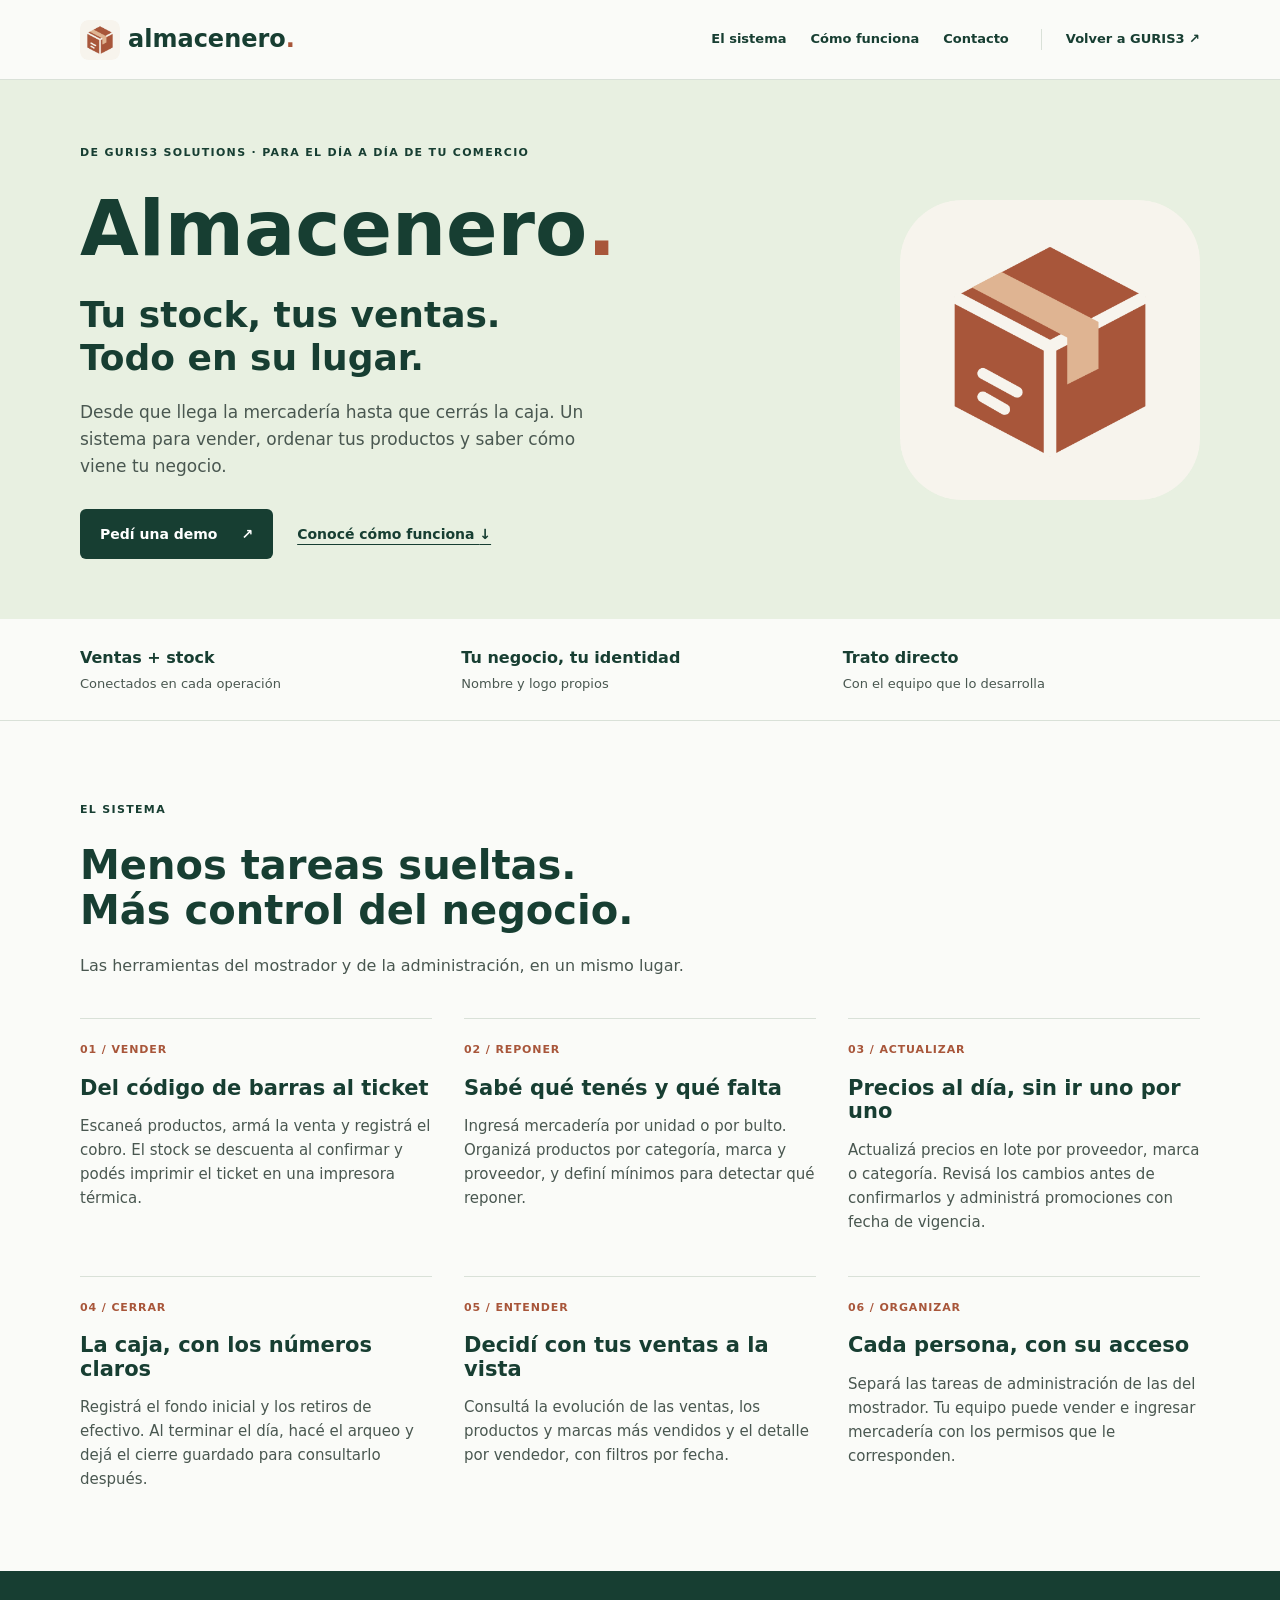
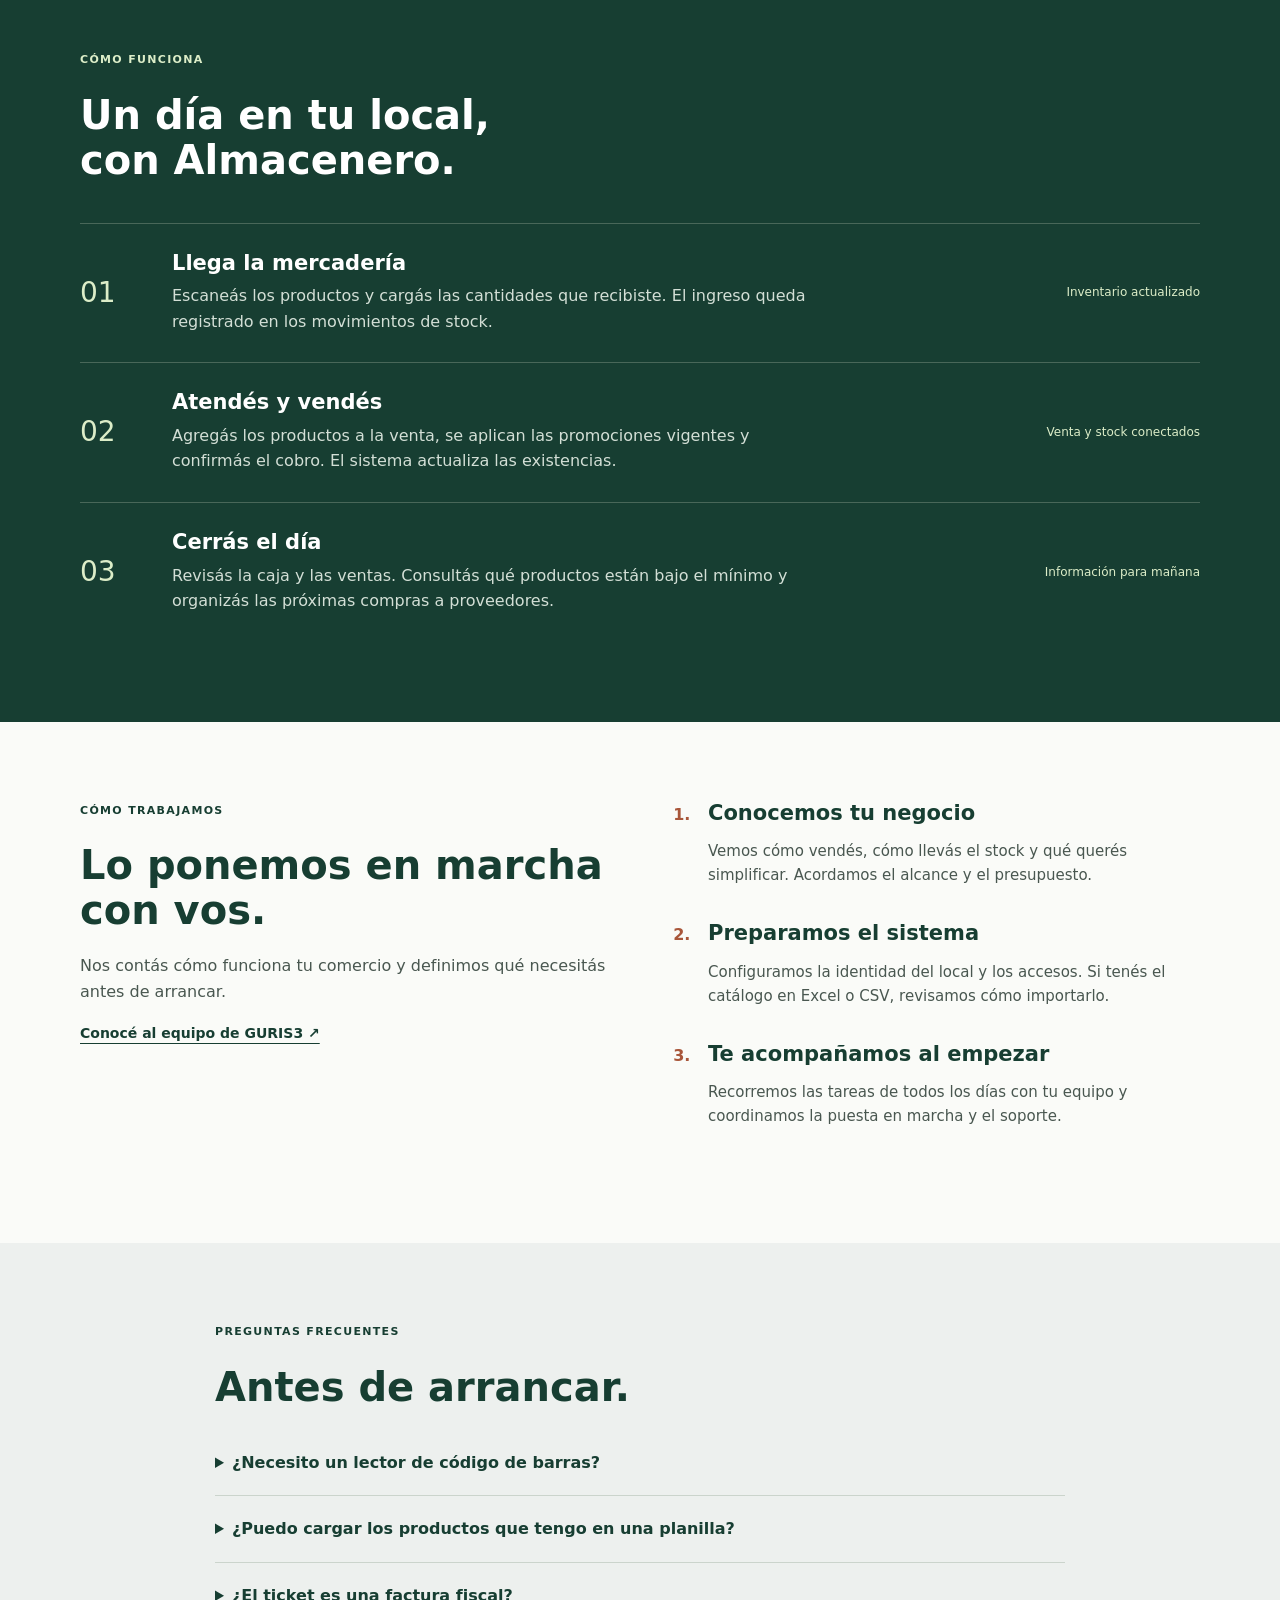
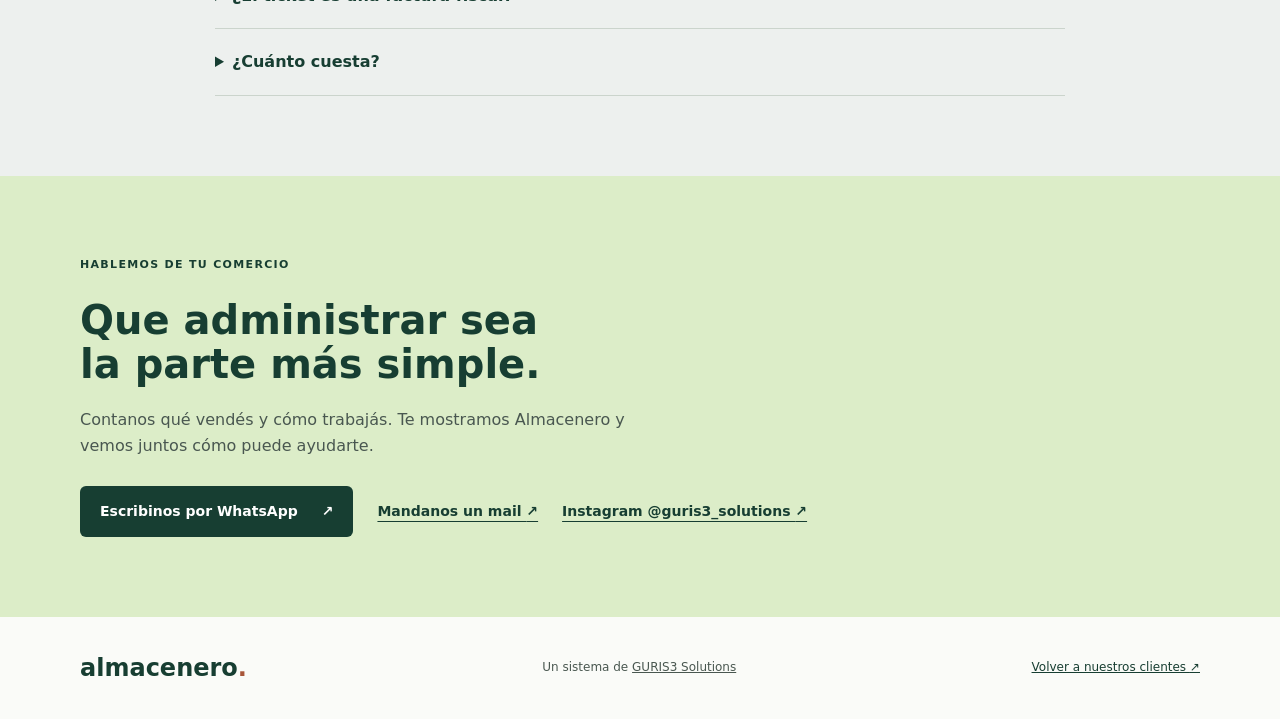
<file: almacenero.html>
<!doctype html>
<html lang="es-AR">
<head>
  <meta charset="utf-8">
  <meta name="viewport" content="width=device-width,initial-scale=1">
  <title>Almacenero | Stock y ventas para tu comercio</title>
  <meta name="description" content="Conocé Almacenero: ventas con código de barras, control de stock, precios, caja y reportes para tu comercio. Un sistema de GURIS3 Solutions.">
  <link rel="icon" href="assets/clientes/almacenero.png">
  <link rel="stylesheet" href="almacenero.css">
</head>
<body>
  <header class="topbar">
    <a class="brand" href="#inicio"><img src="assets/clientes/almacenero.png" width="40" height="40" alt="">almacenero<span>.</span></a>
    <nav aria-label="Principal"><a href="#funciones">El sistema</a><a href="#como-funciona">Cómo funciona</a><a href="#contacto">Contacto</a></nav>
    <a class="back" href="index.html#clientes">Volver a GURIS3 <span aria-hidden="true">↗</span></a>
  </header>
  <main>
    <section class="hero" id="inicio">
      <div class="wrap">
        <p class="eyebrow">De GURIS3 Solutions · Para el día a día de tu comercio</p>
        <h1>Almacenero<span>.</span></h1>
        <p class="hero-lead">Tu stock, tus ventas.<br>Todo en su lugar.</p>
        <p class="intro">Desde que llega la mercadería hasta que cerrás la caja. Un sistema para vender, ordenar tus productos y saber cómo viene tu negocio.</p>
        <div class="actions"><a class="btn" href="https://wa.me/5493489480503?text=Hola%2C%20quiero%20conocer%20Almacenero%20y%20pedir%20una%20demo" target="_blank" rel="noopener">Pedí una demo <span aria-hidden="true">↗</span></a><a class="simple-link" href="#como-funciona">Conocé cómo funciona <span aria-hidden="true">↓</span></a></div>
      </div>
    </section>
    <div class="facts"><div class="wrap"><p><strong>Ventas + stock</strong>Conectados en cada operación</p><p><strong>Tu negocio, tu identidad</strong>Nombre y logo propios</p><p><strong>Trato directo</strong>Con el equipo que lo desarrolla</p></div></div>

    <section class="wrap section" id="funciones">
      <div class="section-heading"><p class="eyebrow">El sistema</p><h2>Menos tareas sueltas.<br>Más control del negocio.</h2><p>Las herramientas del mostrador y de la administración, en un mismo lugar.</p></div>
      <div class="features">
        <article><span class="number">01 / VENDER</span><h3>Del código de barras al ticket</h3><p>Escaneá productos, armá la venta y registrá el cobro. El stock se descuenta al confirmar y podés imprimir el ticket en una impresora térmica.</p></article>
        <article><span class="number">02 / REPONER</span><h3>Sabé qué tenés y qué falta</h3><p>Ingresá mercadería por unidad o por bulto. Organizá productos por categoría, marca y proveedor, y definí mínimos para detectar qué reponer.</p></article>
        <article><span class="number">03 / ACTUALIZAR</span><h3>Precios al día, sin ir uno por uno</h3><p>Actualizá precios en lote por proveedor, marca o categoría. Revisá los cambios antes de confirmarlos y administrá promociones con fecha de vigencia.</p></article>
        <article><span class="number">04 / CERRAR</span><h3>La caja, con los números claros</h3><p>Registrá el fondo inicial y los retiros de efectivo. Al terminar el día, hacé el arqueo y dejá el cierre guardado para consultarlo después.</p></article>
        <article><span class="number">05 / ENTENDER</span><h3>Decidí con tus ventas a la vista</h3><p>Consultá la evolución de las ventas, los productos y marcas más vendidos y el detalle por vendedor, con filtros por fecha.</p></article>
        <article><span class="number">06 / ORGANIZAR</span><h3>Cada persona, con su acceso</h3><p>Separá las tareas de administración de las del mostrador. Tu equipo puede vender e ingresar mercadería con los permisos que le corresponden.</p></article>
      </div>
    </section>

    <section class="workflow section" id="como-funciona"><div class="wrap">
      <div class="section-heading"><p class="eyebrow">Cómo funciona</p><h2>Un día en tu local,<br>con Almacenero.</h2></div>
      <ol class="steps">
        <li><span>01</span><div><h3>Llega la mercadería</h3><p>Escaneás los productos y cargás las cantidades que recibiste. El ingreso queda registrado en los movimientos de stock.</p></div><small>Inventario actualizado</small></li>
        <li><span>02</span><div><h3>Atendés y vendés</h3><p>Agregás los productos a la venta, se aplican las promociones vigentes y confirmás el cobro. El sistema actualiza las existencias.</p></div><small>Venta y stock conectados</small></li>
        <li><span>03</span><div><h3>Cerrás el día</h3><p>Revisás la caja y las ventas. Consultás qué productos están bajo el mínimo y organizás las próximas compras a proveedores.</p></div><small>Información para mañana</small></li>
      </ol>
    </div></section>

    <section class="wrap section setup" id="puesta-en-marcha">
      <div class="section-heading"><p class="eyebrow">Cómo trabajamos</p><h2>Lo ponemos en marcha<br>con vos.</h2><p>Nos contás cómo funciona tu comercio y definimos qué necesitás antes de arrancar.</p><a class="simple-link" href="index.html#equipo">Conocé al equipo de GURIS3 <span aria-hidden="true">↗</span></a></div>
      <ol class="onboarding"><li><h3>Conocemos tu negocio</h3><p>Vemos cómo vendés, cómo llevás el stock y qué querés simplificar. Acordamos el alcance y el presupuesto.</p></li><li><h3>Preparamos el sistema</h3><p>Configuramos la identidad del local y los accesos. Si tenés el catálogo en Excel o CSV, revisamos cómo importarlo.</p></li><li><h3>Te acompañamos al empezar</h3><p>Recorremos las tareas de todos los días con tu equipo y coordinamos la puesta en marcha y el soporte.</p></li></ol>
    </section>

    <section class="faq section"><div class="wrap"><p class="eyebrow">Preguntas frecuentes</p><h2>Antes de arrancar.</h2>
      <details><summary>¿Necesito un lector de código de barras?</summary><p>Podés usar un lector USB que funcione como teclado para agilizar las ventas y el ingreso de mercadería. Revisamos con vos los equipos que ya tenés.</p></details>
      <details><summary>¿Puedo cargar los productos que tengo en una planilla?</summary><p>Sí. El sistema permite importar un catálogo desde CSV o Excel, con una previsualización para revisar los datos antes de confirmar.</p></details>
      <details><summary>¿El ticket es una factura fiscal?</summary><p>No. El sistema imprime tickets de venta no fiscales. Si necesitás facturación electrónica, lo conversamos al definir el alcance del proyecto.</p></details>
      <details><summary>¿Cuánto cuesta?</summary><p>El presupuesto depende de las herramientas y la configuración que necesite tu comercio. Escribinos para ver el sistema y definir una propuesta.</p></details>
    </div></section>

    <section class="contact section" id="contacto"><div class="wrap"><p class="eyebrow">Hablemos de tu comercio</p><h2>Que administrar sea<br>la parte más simple.</h2><p>Contanos qué vendés y cómo trabajás. Te mostramos Almacenero y vemos juntos cómo puede ayudarte.</p><div class="actions"><a class="btn" href="https://wa.me/5493489480503?text=Hola%2C%20quiero%20conocer%20Almacenero%20y%20pedir%20una%20demo" target="_blank" rel="noopener">Escribinos por WhatsApp <span aria-hidden="true">↗</span></a><a class="simple-link" href="mailto:gerooferrari@gmail.com?subject=Consulta%20sobre%20Almacenero">Mandanos un mail <span aria-hidden="true">↗</span></a><a class="simple-link" href="https://www.instagram.com/guris3_solutions/" target="_blank" rel="noopener" aria-label="Instagram de GURIS3 Solutions">Instagram @guris3_solutions <span aria-hidden="true">↗</span></a></div></div></section>
  </main>
  <footer class="wrap"><a class="brand" href="#inicio">almacenero<span>.</span></a><p>Un sistema de <a href="index.html">GURIS3 Solutions</a></p><a href="index.html#clientes">Volver a nuestros clientes <span aria-hidden="true">↗</span></a></footer>
</body>
</html>
</file>
<file: almacenero.css>
:root{--ink:#173e32;--text:#495750;--green:#dcedc8;--paper:#fafbf8;--line:#d9e1d8;--accent:#a8563a}*{box-sizing:border-box}html{scroll-behavior:smooth;scroll-padding-top:100px}body{margin:0;background:var(--paper);color:var(--ink);font:16px/1.6 system-ui,-apple-system,"Segoe UI",sans-serif}a{color:inherit}img{max-width:100%;display:block}h1,h2,h3,p{margin-top:0}h1,h2,h3{letter-spacing:0;line-height:1.12}p{color:var(--text)}.wrap{width:min(1120px,calc(100% - 48px));margin-inline:auto}.topbar{min-height:80px;padding:16px max(24px,calc((100% - 1120px)/2));display:flex;align-items:center;gap:32px;background:var(--paper);border-bottom:1px solid var(--line)}.brand{display:flex;align-items:center;gap:8px;font-size:24px;font-weight:800;text-decoration:none;white-space:nowrap}.brand span{color:var(--accent);margin-left:-8px}.brand img{border-radius:8px}.topbar nav{display:flex;gap:24px;margin-left:auto}.topbar a:not(.brand),.back{font-size:13px;font-weight:650;text-decoration:none}.back{border-left:1px solid var(--line);padding-left:24px}.hero{padding:64px 0 60px;background:#e8f0e1 url('assets/clientes/almacenero.png') no-repeat right max(24px,calc((100vw - 1120px)/2)) center;background-size:300px}.hero .wrap{position:relative}.eyebrow{font-size:11px;font-weight:750;text-transform:uppercase;letter-spacing:.12em;color:var(--ink);margin-bottom:24px}.hero h1{font-size:76px;margin-bottom:22px}.hero h1 span{color:var(--accent)}.hero-lead{color:var(--ink);font-size:36px;font-weight:650;line-height:1.2;margin-bottom:20px}.intro{max-width:540px;font-size:17px}.actions{display:flex;flex-wrap:wrap;align-items:center;gap:24px;margin-top:28px}.btn{display:inline-flex;align-items:center;justify-content:center;gap:24px;padding:14px 20px;border-radius:6px;background:var(--ink);color:#fff;text-decoration:none;font-weight:650;font-size:14px}.btn:hover{background:#285b48}.simple-link{font-weight:650;font-size:14px;text-underline-offset:5px}.facts{border-bottom:1px solid var(--line)}.facts .wrap{display:grid;grid-template-columns:repeat(3,1fr);padding-block:26px;gap:24px}.facts p{margin:0;font-size:13px}.facts strong{display:block;font-size:16px;color:var(--ink);margin-bottom:3px}.section{padding-block:80px}.section-heading{max-width:660px;margin-bottom:40px}h2{font-size:40px;margin-bottom:20px}h3{font-size:21px;margin-bottom:14px}.section-heading>p:last-child{margin-bottom:0}.features{display:grid;grid-template-columns:repeat(3,minmax(0,1fr));gap:42px 32px}.features article{border-top:1px solid var(--line);padding-top:22px}.number{display:block;color:var(--accent);font-size:11px;font-weight:750;letter-spacing:.08em;margin-bottom:18px}.features p{font-size:15px;margin:0}.workflow{background:var(--ink);color:white}.workflow .eyebrow{color:var(--green)}.steps{list-style:none;margin:0;padding:0}.steps li{display:grid;grid-template-columns:64px 1fr 210px;align-items:center;gap:28px;padding:28px 0;border-top:1px solid #496759}.steps li>span{font-size:28px;color:var(--green)}.steps h3{margin-bottom:8px}.steps p{max-width:650px;color:#d3dfd6;margin:0}.steps small{color:var(--green);font-size:12px;text-align:right}.setup{display:grid;grid-template-columns:1fr 1fr;gap:64px}.onboarding{margin:0;padding-left:24px}.onboarding li{padding:0 0 20px 12px}.onboarding li::marker{color:var(--accent);font-weight:750}.onboarding p{font-size:15px}.faq{background:#edf0ee}.faq .wrap{max-width:850px}details{border-bottom:1px solid #cbd4cc;padding:20px 0}summary{cursor:pointer;font-weight:650;padding-right:12px}details p{margin:16px 0 0;max-width:700px}.contact{background:var(--green)}.contact p:not(.eyebrow){max-width:570px}footer{display:flex;align-items:center;justify-content:space-between;gap:24px;padding-block:32px}footer p,footer>a:last-child{font-size:12px;margin:0}a:focus-visible,summary:focus-visible{outline:3px solid var(--accent);outline-offset:5px}a:hover{text-decoration-thickness:2px}
@media(min-width:1600px){.hero{padding-block:80px}}
@media(max-width:1000px){.topbar{flex-wrap:wrap;gap:16px}.topbar nav{gap:18px}.back{display:none}.hero{background-size:190px;background-position:right 24px center}.intro{max-width:480px}.hero h1{font-size:64px}.features{grid-template-columns:repeat(2,minmax(0,1fr))}.steps li{grid-template-columns:42px 1fr}.steps small{grid-column:2;text-align:left}.setup{gap:32px}}
@media(max-width:700px){.wrap{width:calc(100% - 36px)}.topbar{padding:14px 18px}.brand{font-size:22px}.topbar nav{width:100%;margin:0;justify-content:space-between;gap:12px}.hero{padding:38px 0 40px;background-image:none}.hero h1{font-size:48px;overflow-wrap:anywhere}.hero .eyebrow{max-width:280px;font-size:10px}.hero-lead{font-size:29px}.intro{font-size:16px}.actions{gap:18px}.facts .wrap{gap:18px;grid-template-columns:1fr;padding-block:24px}.facts p{border-left:2px solid var(--accent);padding-left:14px}.facts strong{font-size:15px}.section{padding-block:52px}h2{font-size:30px}h3{font-size:20px}.features{grid-template-columns:1fr;gap:28px}.section-heading{margin-bottom:30px}.steps li{gap:16px}.steps p{font-size:15px}.setup{grid-template-columns:1fr;gap:10px}footer{flex-direction:column;align-items:flex-start;gap:16px}.contact .actions{align-items:flex-start;flex-direction:column}}
@media(prefers-reduced-motion:reduce){html{scroll-behavior:auto}}
</file>
